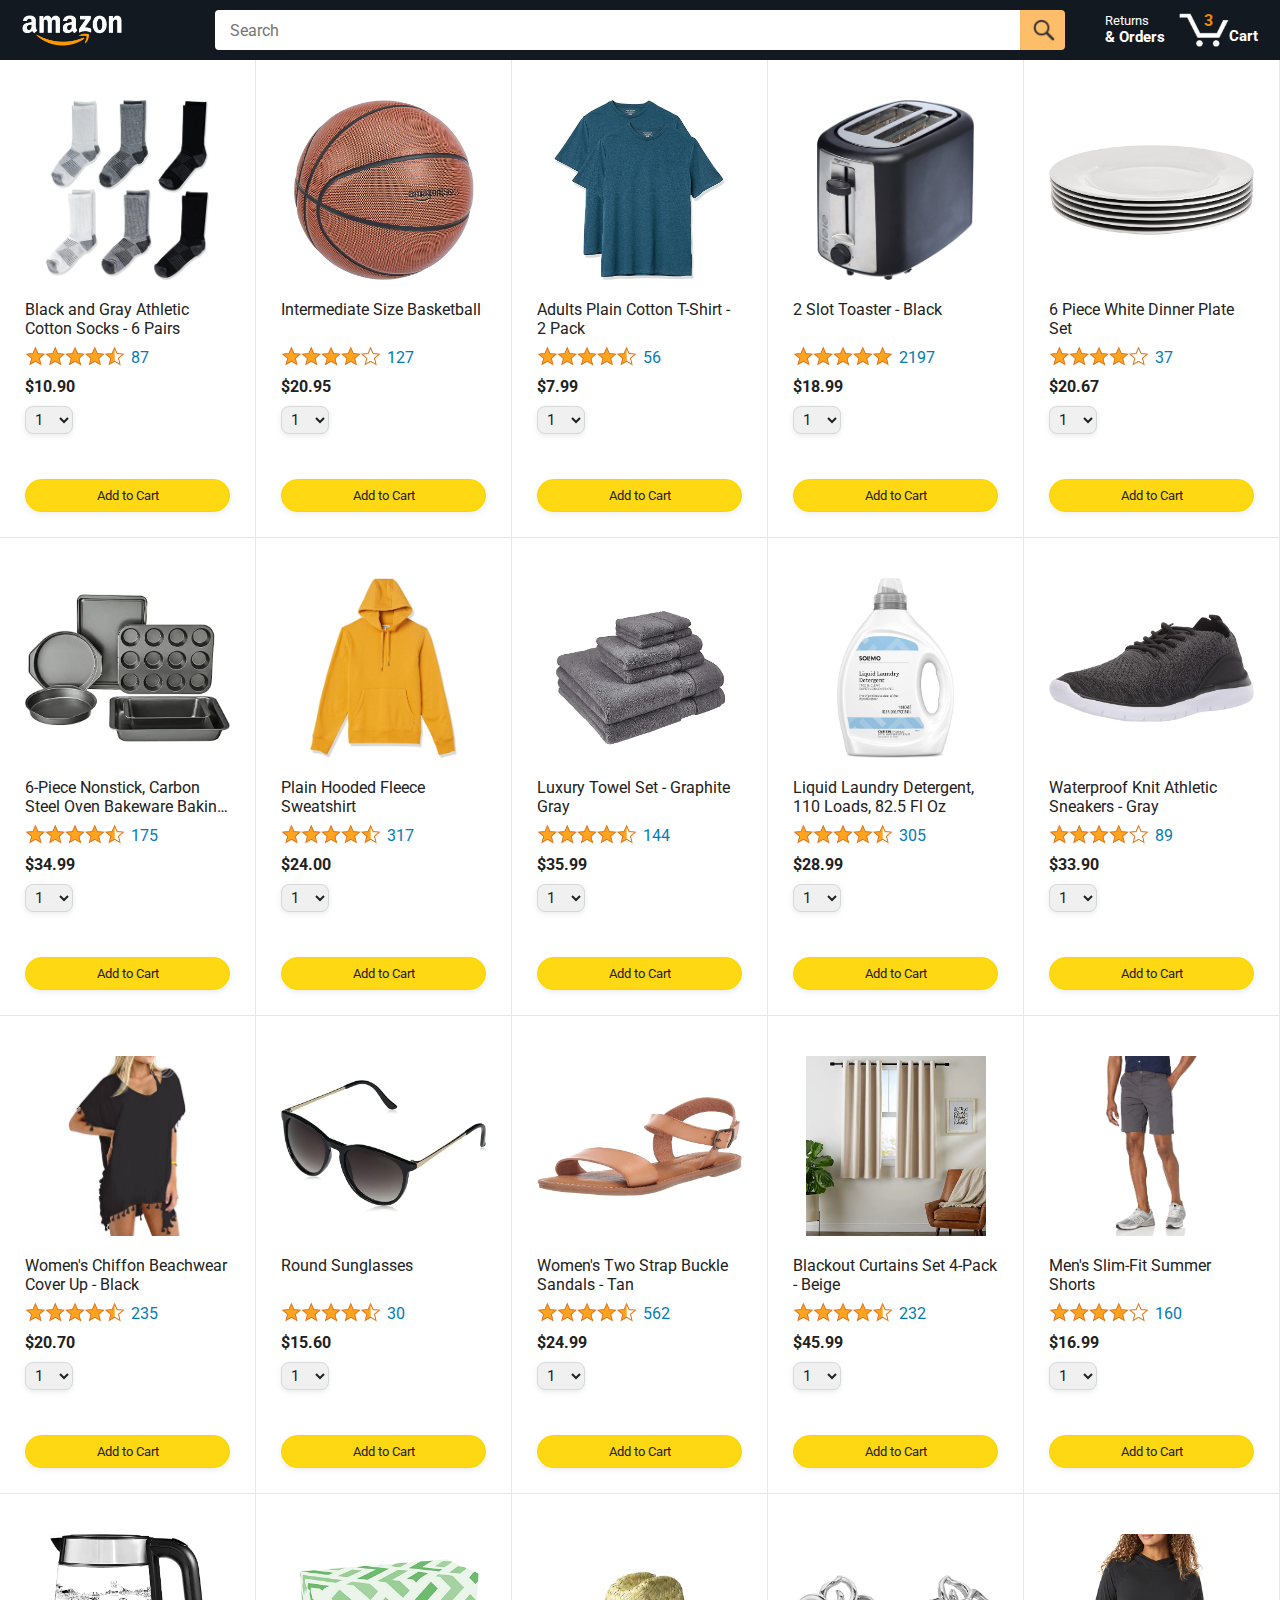
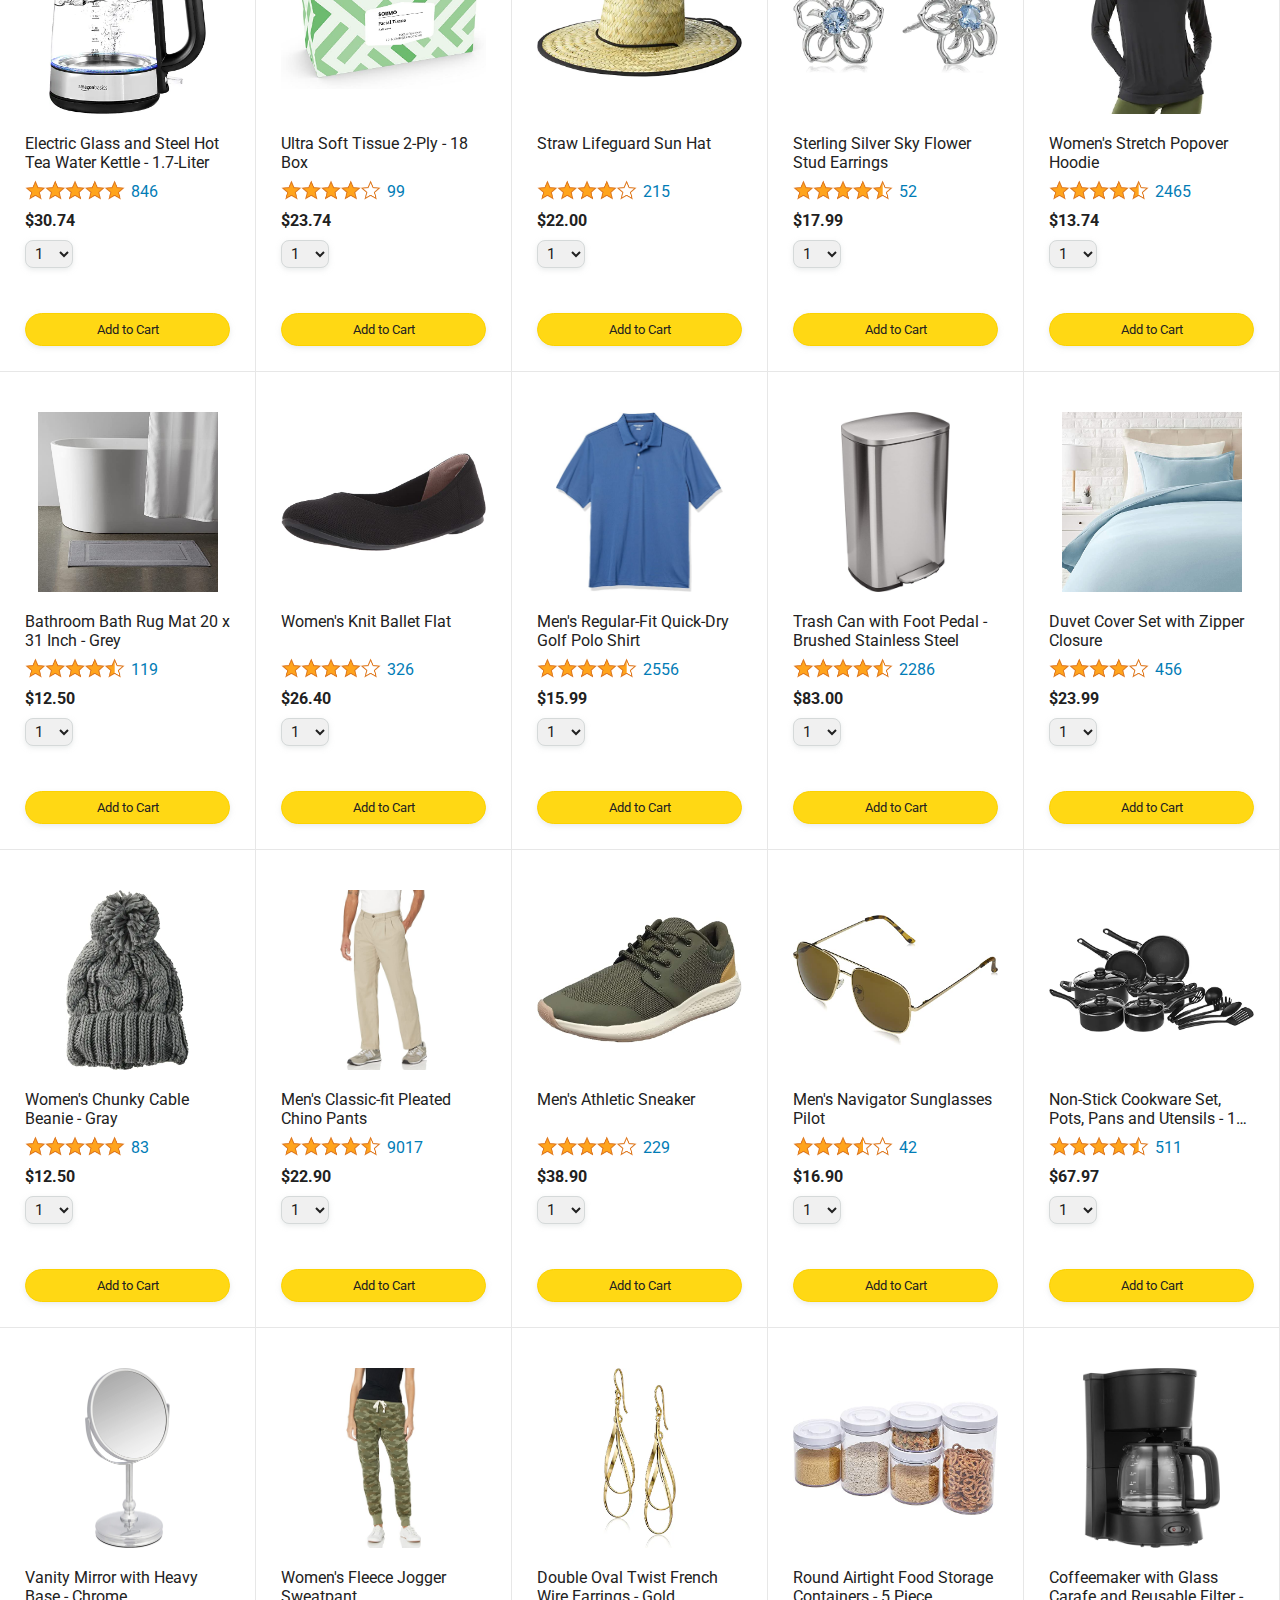
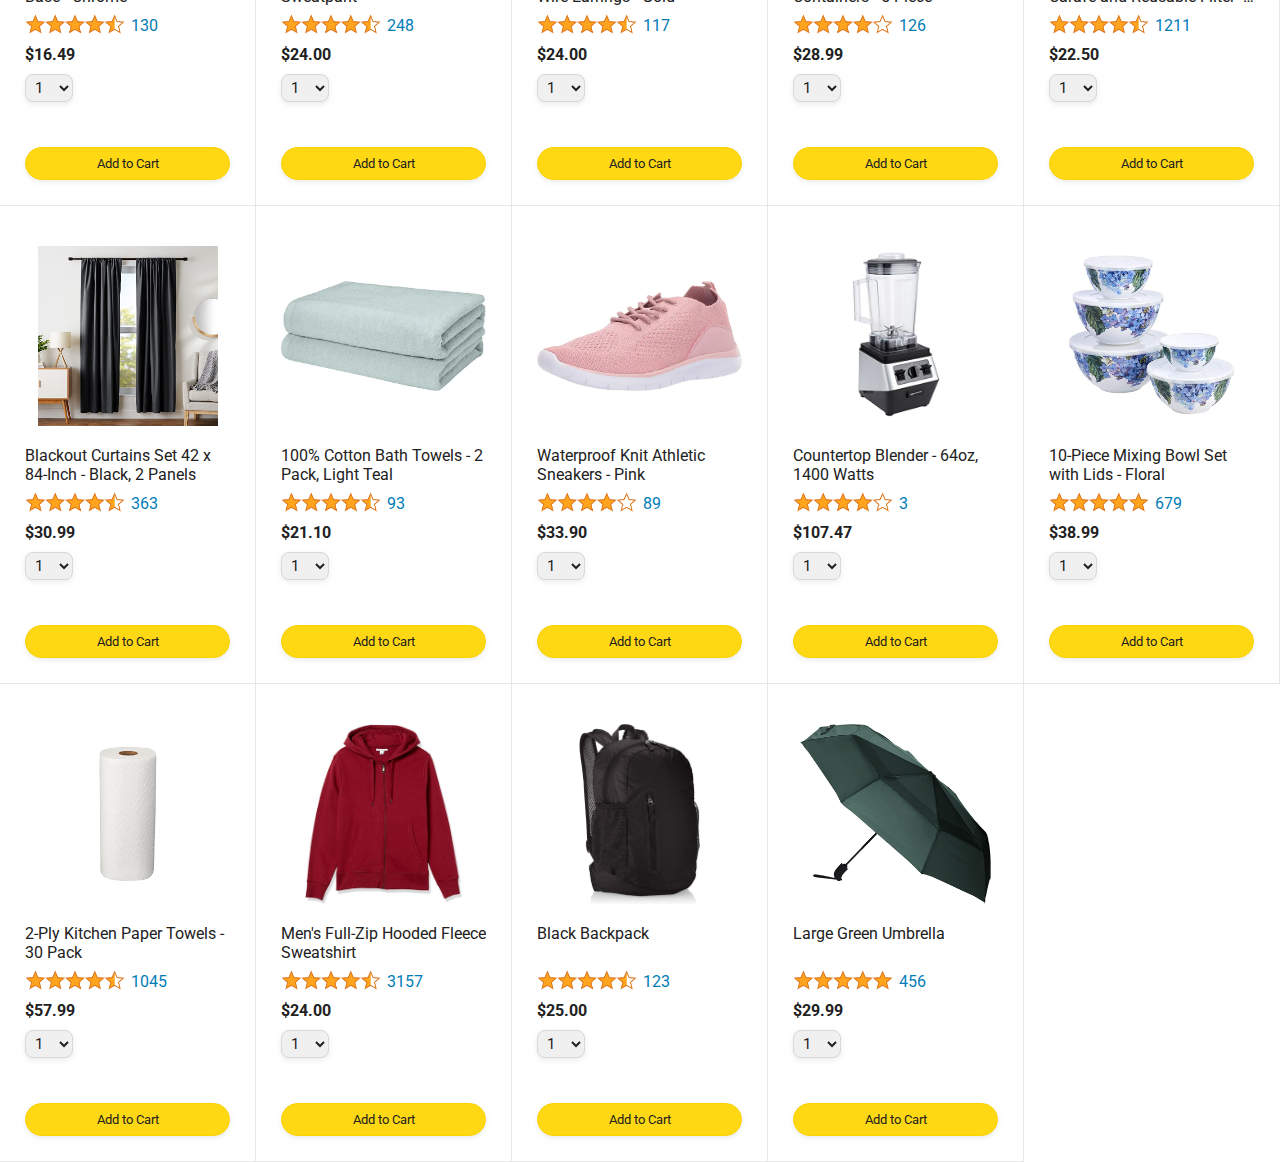
<file: index.html>
<!DOCTYPE html>
<html>
  <head>
    <title>Amazon Project</title>

    <meta name="viewport" content="width=device-width, initial-scale=1" />

    <link rel="preconnect" href="https://fonts.googleapis.com" />
    <link rel="preconnect" href="https://fonts.gstatic.com" crossorigin />
    <link
      href="https://fonts.googleapis.com/css2?family=Roboto:wght@400;500;700&display=swap"
      rel="stylesheet"
    />

    <link rel="stylesheet" href="styles/shared/general.css" />
    <link rel="stylesheet" href="styles/shared/amazon-header.css" />
    <link rel="stylesheet" href="styles/pages/amazon.css" />
  </head>
  <body>
    <div class="amazon-header">
      <div class="amazon-header-left-section">
        <a href="amazon.html" class="header-link">
          <img class="amazon-logo" src="images/amazon-logo-white.png" />
          <img
            class="amazon-mobile-logo"
            src="images/amazon-mobile-logo-white.png"
          />
        </a>
      </div>

      <div class="amazon-header-middle-section">
        <input class="search-bar" type="text" placeholder="Search" />

        <button class="search-button">
          <img class="search-icon" src="images/icons/search-icon.png" />
        </button>
      </div>

      <div class="amazon-header-right-section">
        <a class="orders-link header-link" href="orders.html">
          <span class="returns-text">Returns</span>
          <span class="orders-text">& Orders</span>
        </a>

        <a class="cart-link header-link" href="checkout.html">
          <img class="cart-icon" src="images/icons/cart-icon.png" />
          <div class="cart-quantity js-cart-quantity"></div>
          <div class="cart-text">Cart</div>
        </a>
      </div>
    </div>

    <div class="main">
      <div class="products-grid js-products-grid"></div>
    </div>

    <script src="scripts/amazon.js" type="module"></script>
  </body>
</html>
</file>
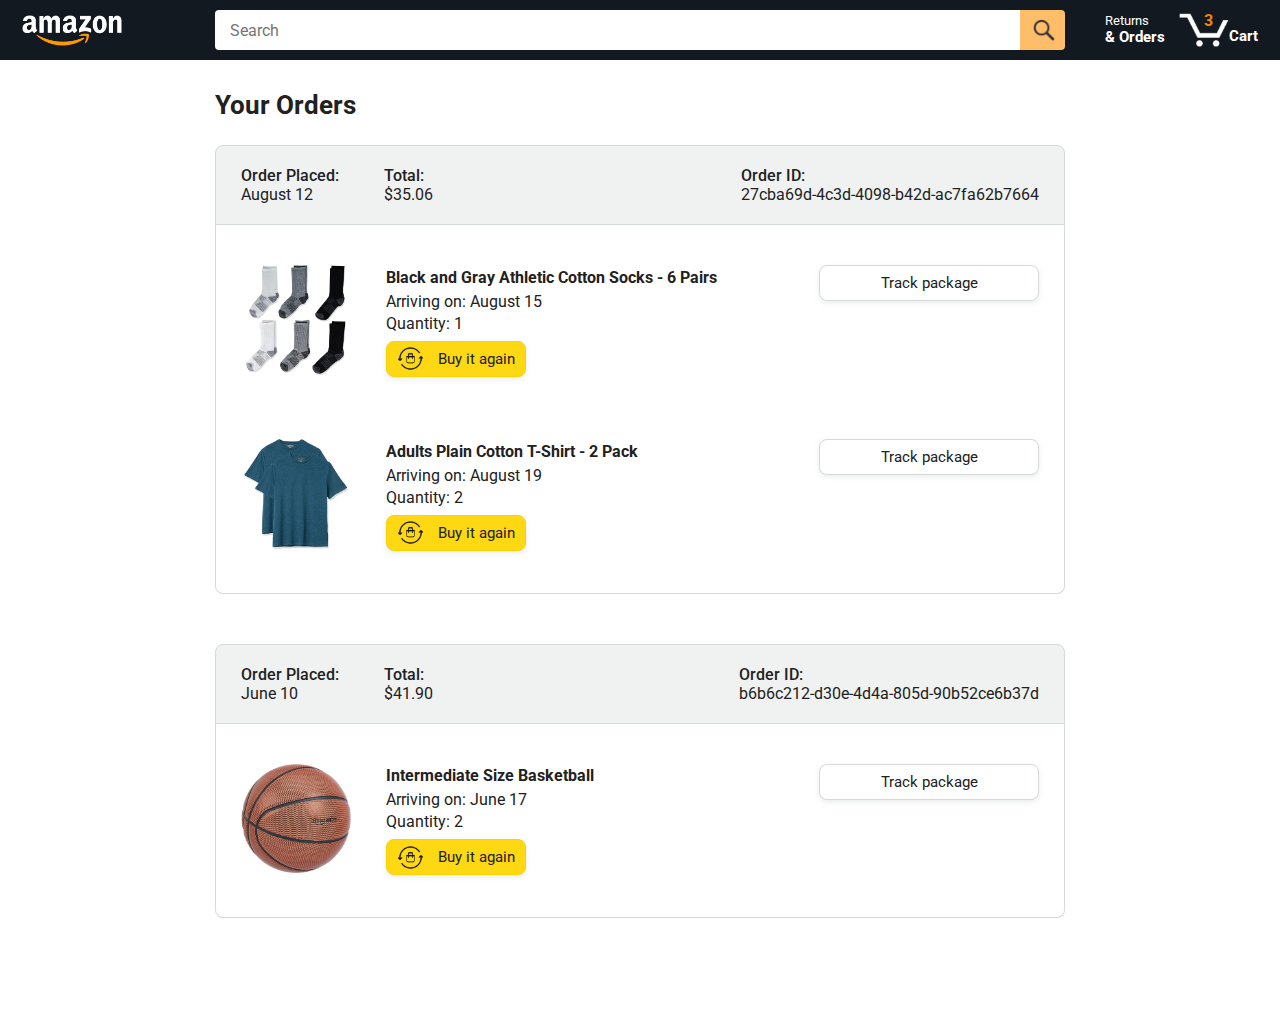
<file: orders.html>
<!DOCTYPE html>
<html>
  <head>
    <title>Orders</title>

    <!-- This code is needed for responsive design to work.
      (Responsive design = make the website look good on
      smaller screen sizes like a phone or a tablet). -->
    <meta name="viewport" content="width=device-width, initial-scale=1">

    <!-- Load a font called Roboto from Google Fonts. -->
    <link rel="preconnect" href="https://fonts.googleapis.com">
    <link rel="preconnect" href="https://fonts.gstatic.com" crossorigin>
    <link href="https://fonts.googleapis.com/css2?family=Roboto:wght@400;500;700&display=swap" rel="stylesheet">

    <!-- Here are the CSS files for this page. -->
    <link rel="stylesheet" href="styles/shared/general.css">
    <link rel="stylesheet" href="styles/shared/amazon-header.css">
    <link rel="stylesheet" href="styles/pages/orders.css">
  </head>
  <body>
    <div class="amazon-header">
      <div class="amazon-header-left-section">
        <a href="amazon.html" class="header-link">
          <img class="amazon-logo"
            src="images/amazon-logo-white.png">
          <img class="amazon-mobile-logo"
            src="images/amazon-mobile-logo-white.png">
        </a>
      </div>

      <div class="amazon-header-middle-section">
        <input class="search-bar" type="text" placeholder="Search">

        <button class="search-button">
          <img class="search-icon" src="images/icons/search-icon.png">
        </button>
      </div>

      <div class="amazon-header-right-section">
        <a class="orders-link header-link" href="orders.html">
          <span class="returns-text">Returns</span>
          <span class="orders-text">& Orders</span>
        </a>

        <a class="cart-link header-link" href="checkout.html">
          <img class="cart-icon" src="images/icons/cart-icon.png">
          <div class="cart-quantity">3</div>
          <div class="cart-text">Cart</div>
        </a>
      </div>
    </div>

    <div class="main">
      <div class="page-title">Your Orders</div>

      <div class="orders-grid">
        <div class="order-container">
          
          <div class="order-header">
            <div class="order-header-left-section">
              <div class="order-date">
                <div class="order-header-label">Order Placed:</div>
                <div>August 12</div>
              </div>
              <div class="order-total">
                <div class="order-header-label">Total:</div>
                <div>$35.06</div>
              </div>
            </div>

            <div class="order-header-right-section">
              <div class="order-header-label">Order ID:</div>
              <div>27cba69d-4c3d-4098-b42d-ac7fa62b7664</div>
            </div>
          </div>

          <div class="order-details-grid">
            <div class="product-image-container">
              <img src="images/products/athletic-cotton-socks-6-pairs.jpg">
            </div>

            <div class="product-details">
              <div class="product-name">
                Black and Gray Athletic Cotton Socks - 6 Pairs
              </div>
              <div class="product-delivery-date">
                Arriving on: August 15
              </div>
              <div class="product-quantity">
                Quantity: 1
              </div>
              <button class="buy-again-button button-primary">
                <img class="buy-again-icon" src="images/icons/buy-again.png">
                <span class="buy-again-message">Buy it again</span>
              </button>
            </div>

            <div class="product-actions">
              <a href="tracking.html">
                <button class="track-package-button button-secondary">
                  Track package
                </button>
              </a>
            </div>

            <div class="product-image-container">
              <img src="images/products/adults-plain-cotton-tshirt-2-pack-teal.jpg">
            </div>

            <div class="product-details">
              <div class="product-name">
                Adults Plain Cotton T-Shirt - 2 Pack
              </div>
              <div class="product-delivery-date">
                Arriving on: August 19
              </div>
              <div class="product-quantity">
                Quantity: 2
              </div>
              <button class="buy-again-button button-primary">
                <img class="buy-again-icon" src="images/icons/buy-again.png">
                <span class="buy-again-message">Buy it again</span>
              </button>
            </div>

            <div class="product-actions">
              <a href="tracking.html">
                <button class="track-package-button button-secondary">
                  Track package
                </button>
              </a>
            </div>
          </div>
        </div>

        <div class="order-container">

          <div class="order-header">
            <div class="order-header-left-section">
              <div class="order-date">
                <div class="order-header-label">Order Placed:</div>
                <div>June 10</div>
              </div>
              <div class="order-total">
                <div class="order-header-label">Total:</div>
                <div>$41.90</div>
              </div>
            </div>

            <div class="order-header-right-section">
              <div class="order-header-label">Order ID:</div>
              <div>b6b6c212-d30e-4d4a-805d-90b52ce6b37d</div>
            </div>
          </div>

          <div class="order-details-grid">
            <div class="product-image-container">
              <img src="images/products/intermediate-composite-basketball.jpg">
            </div>

            <div class="product-details">
              <div class="product-name">
                Intermediate Size Basketball
              </div>
              <div class="product-delivery-date">
                Arriving on: June 17
              </div>
              <div class="product-quantity">
                Quantity: 2
              </div>
              <button class="buy-again-button button-primary">
                <img class="buy-again-icon" src="images/icons/buy-again.png">
                <span class="buy-again-message">Buy it again</span>
              </button>
            </div>

            <div class="product-actions">
              <a href="tracking.html">
                <button class="track-package-button button-secondary">
                  Track package
                </button>
              </a>
            </div>
          </div>
        </div>
      </div>
    </div>
  </body>
</html>
</file>
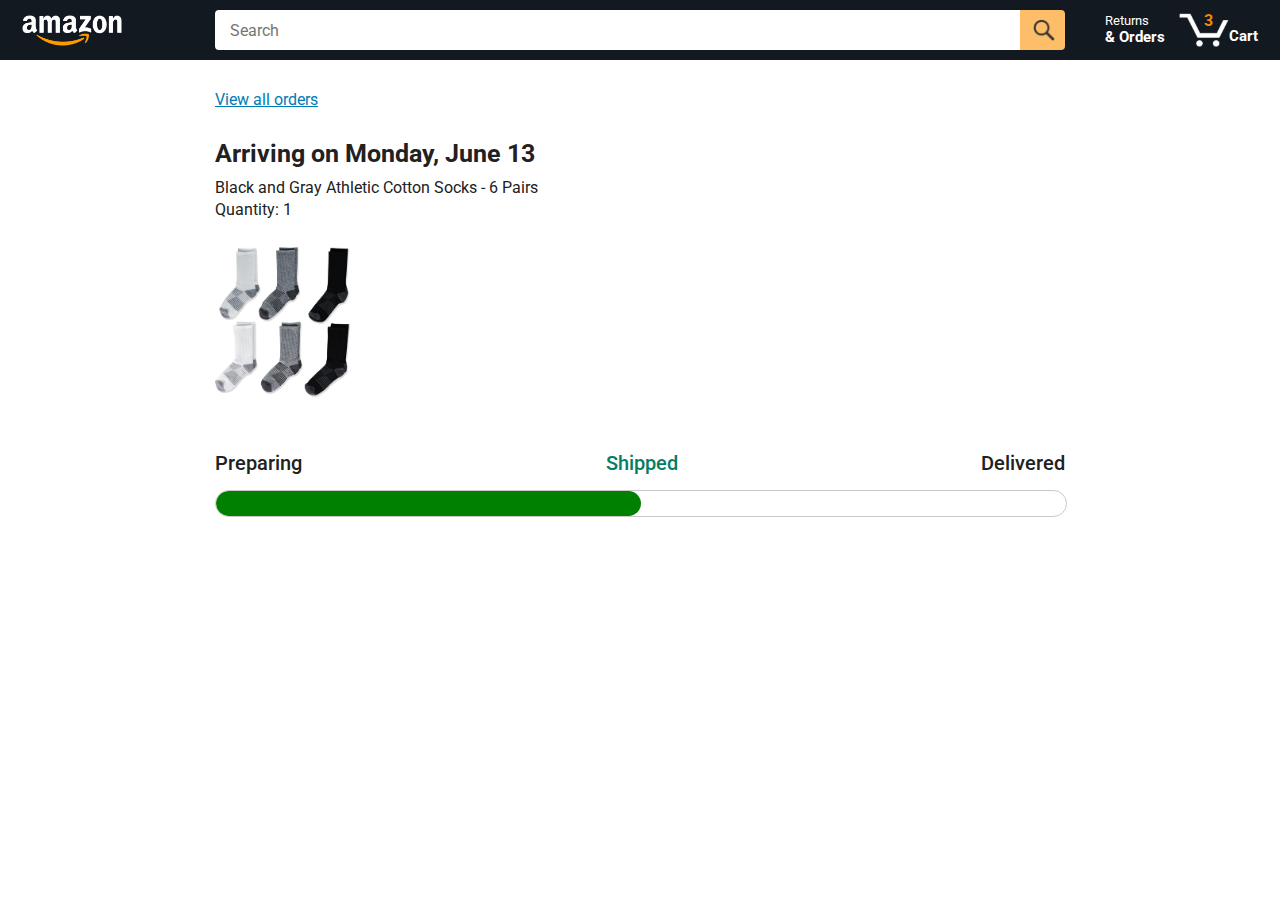
<file: tracking.html>
<!DOCTYPE html>
<html>
  <head>
    <title>Tracking</title>

    <!-- This code is needed for responsive design to work.
      (Responsive design = make the website look good on
      smaller screen sizes like a phone or a tablet). -->
    <meta name="viewport" content="width=device-width, initial-scale=1">

    <!-- Load a font called Roboto from Google Fonts. -->
    <link rel="preconnect" href="https://fonts.googleapis.com">
    <link rel="preconnect" href="https://fonts.gstatic.com" crossorigin>
    <link href="https://fonts.googleapis.com/css2?family=Roboto:wght@400;500;700&display=swap" rel="stylesheet">

    <!-- Here are the CSS files for this page. -->
    <link rel="stylesheet" href="styles/shared/general.css">
    <link rel="stylesheet" href="styles/shared/amazon-header.css">
    <link rel="stylesheet" href="styles/pages/tracking.css">
  </head>
  <body>
    <div class="amazon-header">
      <div class="amazon-header-left-section">
        <a href="amazon.html" class="header-link">
          <img class="amazon-logo"
            src="images/amazon-logo-white.png">
          <img class="amazon-mobile-logo"
            src="images/amazon-mobile-logo-white.png">
        </a>
      </div>

      <div class="amazon-header-middle-section">
        <input class="search-bar" type="text" placeholder="Search">

        <button class="search-button">
          <img class="search-icon" src="images/icons/search-icon.png">
        </button>
      </div>

      <div class="amazon-header-right-section">
        <a class="orders-link header-link" href="orders.html">
          <span class="returns-text">Returns</span>
          <span class="orders-text">& Orders</span>
        </a>

        <a class="cart-link header-link" href="checkout.html">
          <img class="cart-icon" src="images/icons/cart-icon.png">
          <div class="cart-quantity">3</div>
          <div class="cart-text">Cart</div>
        </a>
      </div>
    </div>

    <div class="main">
      <div class="order-tracking">
        <a class="back-to-orders-link link-primary" href="orders.html">
          View all orders
        </a>

        <div class="delivery-date">
          Arriving on Monday, June 13
        </div>

        <div class="product-info">
          Black and Gray Athletic Cotton Socks - 6 Pairs
        </div>

        <div class="product-info">
          Quantity: 1
        </div>

        <img class="product-image" src="images/products/athletic-cotton-socks-6-pairs.jpg">

        <div class="progress-labels-container">
          <div class="progress-label">
            Preparing
          </div>
          <div class="progress-label current-status">
            Shipped
          </div>
          <div class="progress-label">
            Delivered
          </div>
        </div>

        <div class="progress-bar-container">
          <div class="progress-bar"></div>
        </div>
      </div>
    </div>
  </body>
</html>
</file>
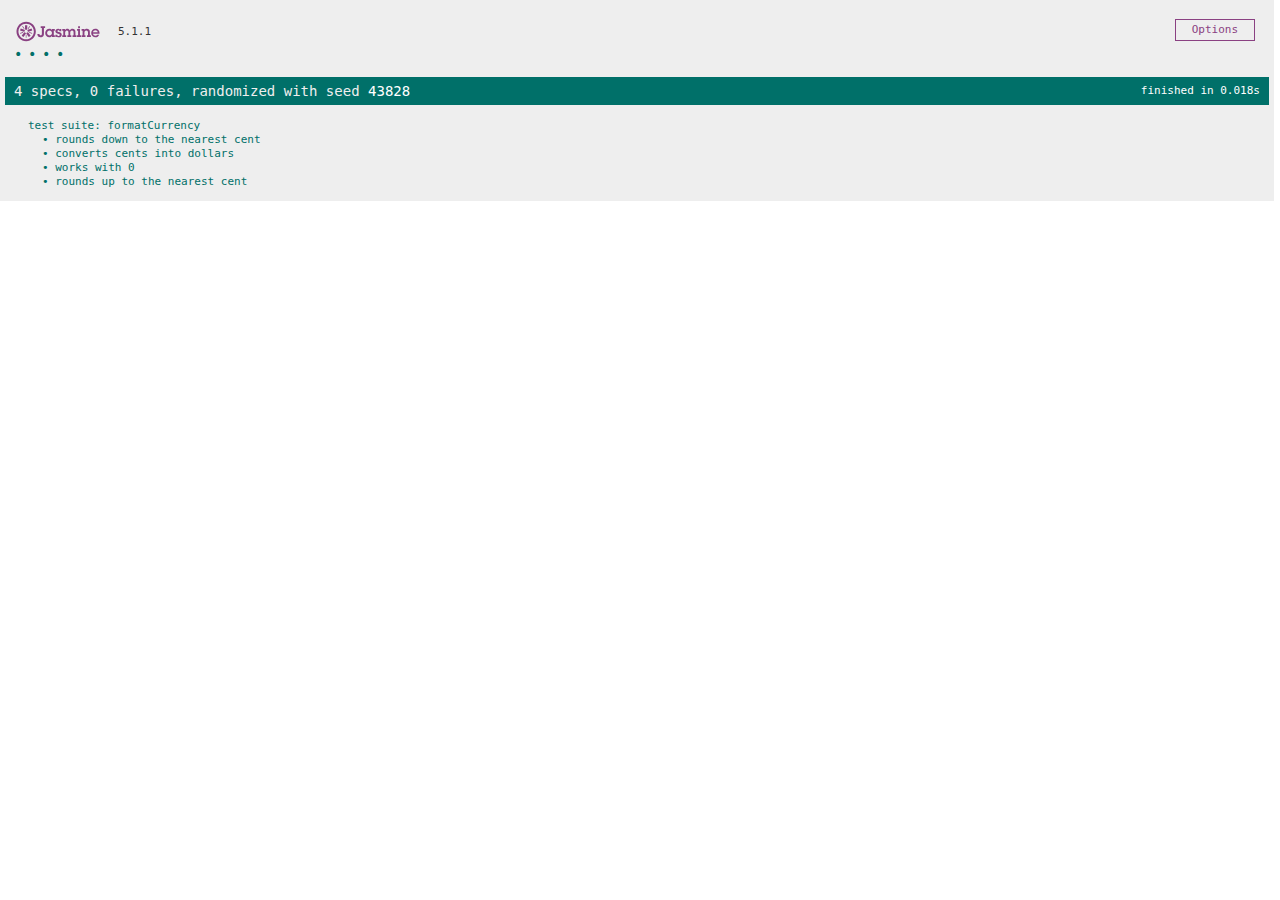
<file: tests-jasmine/tests.html>
<!DOCTYPE html>
<html>
  <head>
    <meta charset="utf-8" />
    <title>Jasmine Spec Runner v5.1.1</title>

    <link
      rel="shortcut icon"
      type="image/png"
      href="lib/jasmine-5.1.1/jasmine_favicon.png"
    />
    <link rel="stylesheet" href="lib/jasmine-5.1.1/jasmine.css" />

    <script src="lib/jasmine-5.1.1/jasmine.js"></script>
    <script src="lib/jasmine-5.1.1/jasmine-html.js"></script>
    <script src="lib/jasmine-5.1.1/boot0.js"></script>
    <!-- optional: include a file here that configures the Jasmine env -->
    <script src="lib/jasmine-5.1.1/boot1.js"></script>
    <script src="moneyTest.js" type="module"></script>
  </head>

  <body></body>
</html>
</file>
<file: styles/shared/general.css>
body {
  font-family: Roboto, Arial;
  color: rgb(33, 33, 33);
  margin: 0;
}

p {
  margin: 0;
}

button {
  cursor: pointer;
}

select {
  cursor: pointer;
}

input,
select,
button {
  font-family: Roboto, Arial;
}

.button-primary {
  color: rgb(33, 33, 33);
  background-color: rgb(255, 216, 20);
  border: 1px solid rgb(252, 210, 0);
  border-radius: 8px;
  cursor: pointer;
  box-shadow: 0 2px 5px rgba(213, 217, 217, 0.5);
}

.button-primary:hover {
  background-color: rgb(247, 202, 0);
  border: 1px solid rgb(242, 194, 0);
}

.button-primary:active {
  background: rgb(255, 216, 20);
  border-color: rgb(252, 210, 0);
  box-shadow: none;
}

.button-secondary {
  color: rgb(33, 33, 33);
  background: white;
  border: 1px solid rgb(213, 217, 217);
  border-radius: 8px;
  cursor: pointer;
  box-shadow: 0 2px 5px rgba(213, 217, 217, 0.5);
}

.button-secondary:hover {
  background-color: rgb(247, 250, 250);
}

.button-secondary:active {
  background-color: rgb(237, 253, 255);
  box-shadow: none;
}

/* These styles will limit text to 2 lines. Anything
   beyond 2 lines will be replaced with "..."
   You can find this code by using an A.I. tool or by
   searching in Google.
   https://css-tricks.com/almanac/properties/l/line-clamp/ */
.limit-text-to-2-lines {
  display: -webkit-box;
  -webkit-line-clamp: 2;
  -webkit-box-orient: vertical;
  overflow: hidden;
}

.link-primary {
  color: rgb(1, 124, 182);
  cursor: pointer;
}

.link-primary:hover {
  color: rgb(196, 80, 0);
}

/* Styles for dropdown selectors. */
select {
  color: rgb(33, 33, 33);
  background-color: rgb(240, 240, 240);
  border: 1px solid rgb(213, 217, 217);
  border-radius: 8px;
  padding: 3px 5px;
  font-size: 15px;
  cursor: pointer;
  box-shadow: 0 2px 5px rgba(213, 217, 217, 0.5);
}

select:focus,
input:focus {
  outline: 2px solid rgb(255, 153, 0);
}
</file>
<file: styles/shared/amazon-header.css>
.amazon-header {
  background-color: rgb(19, 25, 33);
  color: white;
  padding-left: 15px;
  padding-right: 15px;

  display: flex;
  align-items: center;
  justify-content: space-between;

  position: fixed;
  top: 0;
  left: 0;
  right: 0;
  height: 60px;
}

.amazon-header-left-section {
  width: 180px;
}

@media (max-width: 800px) {
  .amazon-header-left-section {
    width: unset;
  }
}

.header-link {
  display: inline-block;
  padding: 6px;
  border-radius: 2px;
  cursor: pointer;
  text-decoration: none;
  border: 1px solid rgba(0, 0, 0, 0);
}

.header-link:hover {
  border: 1px solid white;
}

.amazon-logo {
  width: 100px;
  margin-top: 5px;
}

.amazon-mobile-logo {
  display: none;
}

@media (max-width: 575px) {
  .amazon-logo {
    display: none;
  }

  .amazon-mobile-logo {
    display: block;
    height: 35px;
    margin-top: 5px;
  }
}

.amazon-header-middle-section {
  flex: 1;
  max-width: 850px;
  margin-left: 10px;
  margin-right: 10px;
  display: flex;
}

.search-bar {
  flex: 1;
  width: 0;
  font-size: 16px;
  height: 38px;
  padding-left: 15px;
  border: none;
  border-top-left-radius: 4px;
  border-bottom-left-radius: 4px;
  border-top-right-radius: 0;
  border-bottom-right-radius: 0;
}

.search-button {
  background-color: rgb(254, 189, 105);
  border: none;
  width: 45px;
  height: 40px;
  border-top-right-radius: 4px;
  border-bottom-right-radius: 4px;
  flex-shrink: 0;
}

.search-icon {
  height: 22px;
  margin-left: 2px;
  margin-top: 3px;
}

.amazon-header-right-section {
  width: 180px;
  flex-shrink: 0;
  display: flex;
  justify-content: end;
}

.orders-link {
  color: white;
}

.returns-text {
  display: block;
  font-size: 13px;
}

.orders-text {
  display: block;
  font-size: 15px;
  font-weight: 700;
}

.cart-link {
  color: white;
  display: flex;
  align-items: center;
  position: relative;
}

.cart-icon {
  width: 50px;
}

.cart-text {
  margin-top: 12px;
  font-size: 15px;
  font-weight: 700;
}

.cart-quantity {
  color: rgb(240, 136, 4);
  font-size: 16px;
  font-weight: 700;

  position: absolute;
  top: 4px;
  left: 22px;
  
  width: 26px;
  text-align: center;
}
</file>
<file: styles/pages/amazon.css>
.main {
  margin-top: 60px;
}

.products-grid {
  display: grid;

  /* - In CSS Grid, 1fr means a column will take up the
       remaining space in the grid.
     - If we write 1fr 1fr ... 1fr; 8 times, this will
       divide the grid into 8 columns, each taking up an
       equal amount of the space.
     - repeat(8, 1fr); is a shortcut for repeating "1fr"
       8 times (instead of typing out "1fr" 8 times).
       repeat(...) is a special property that works with
       display: grid; */
  grid-template-columns: repeat(8, 1fr);
}

/* @media is used to create responsive design (making the
   website look good on any screen size). This @media
   means when the screen width is 2000px or less, we
   will divide the grid into 7 columns instead of 8. */
@media (max-width: 2000px) {
  .products-grid {
    grid-template-columns: repeat(7, 1fr);
  }
}

/* This @media means when the screen width is 1600px or
   less, we will divide the grid into 6 columns. */
@media (max-width: 1600px) {
  .products-grid {
    grid-template-columns: repeat(6, 1fr);
  }
}

@media (max-width: 1300px) {
  .products-grid {
    grid-template-columns: repeat(5, 1fr);
  }
}

@media (max-width: 1000px) {
  .products-grid {
    grid-template-columns: repeat(4, 1fr);
  }
}

@media (max-width: 800px) {
  .products-grid {
    grid-template-columns: repeat(3, 1fr);
  }
}

@media (max-width: 575px) {
  .products-grid {
    grid-template-columns: repeat(2, 1fr);
  }
}

@media (max-width: 450px) {
  .products-grid {
    grid-template-columns: 1fr;
  }
}

.product-container {
  padding-top: 40px;
  padding-bottom: 25px;
  padding-left: 25px;
  padding-right: 25px;

  border-right: 1px solid rgb(231, 231, 231);
  border-bottom: 1px solid rgb(231, 231, 231);

  display: flex;
  flex-direction: column;
}

.product-image-container {
  display: flex;
  justify-content: center;
  align-items: center;

  height: 180px;
  margin-bottom: 20px;
}

.product-image {
  /* Images will overflow their container by default. To
    prevent this, we set max-width and max-height to 100%
    so they stay inside their container. */
  max-width: 100%;
  max-height: 100%;
}

.product-name {
  height: 40px;
  margin-bottom: 5px;
}

.product-rating-container {
  display: flex;
  align-items: center;
  margin-bottom: 10px;
}

.product-rating-stars {
  width: 100px;
  margin-right: 6px;
}

.product-rating-count {
  color: rgb(1, 124, 182);
  cursor: pointer;
  margin-top: 3px;
}

.product-price {
  font-weight: 700;
  margin-bottom: 10px;
}

.product-quantity-container {
  margin-bottom: 17px;
}

.product-spacer {
  flex: 1;
}

.added-to-cart {
  color: rgb(6, 125, 98);
  font-size: 16px;

  display: flex;
  align-items: center;
  margin-bottom: 8px;

  /* At first, the "Added to cart" message will
     be invisible. Use JavaScript to change the
     opacity and make it visible. */
  opacity: 0;
}

.added-to-cart img {
  height: 20px;
  margin-right: 5px;
}

.add-to-cart-button {
  width: 100%;
  padding: 8px;
  border-radius: 50px;
}

.added-to-cart-visible {
  opacity: 1;
}
</file>
<file: styles/pages/orders.css>
.main {
  max-width: 850px;
  margin-top: 90px;
  margin-bottom: 100px;
  padding-left: 20px;
  padding-right: 20px;

  /* margin-left: auto;
     margin-right auto;
     Is a trick for centering an element horizontally
     without needing a container. */
  margin-left: auto;
  margin-right: auto;
}

.page-title {
  font-weight: 700;
  font-size: 26px;
  margin-bottom: 25px;
}

.orders-grid {
  display: grid;
  grid-template-columns: 1fr;
  row-gap: 50px;
}

.order-header {
  background-color: rgb(240, 242, 242);
  border: 1px solid rgb(213, 217, 217);

  display: flex;
  align-items: center;
  justify-content: space-between;

  padding: 20px 25px;
  border-top-left-radius: 8px;
  border-top-right-radius: 8px;
}

.order-header-left-section {
  display: flex;
  flex-shrink: 0;
}

.order-header-label {
  font-weight: 500;
}

.order-date,
.order-total {
  margin-right: 45px;
}

.order-header-right-section {
  flex-shrink: 1;
}

@media (max-width: 575px) {
  .order-header {
    flex-direction: column;
    align-items: start;
    line-height: 23px;
    padding: 15px;
  }

  .order-header-left-section {
    flex-direction: column;
  }

  .order-header-label {
    margin-right: 5px;
  }

  .order-date,
  .order-total {
    display: grid;
    grid-template-columns: auto 1fr;
    margin-right: 0;
  }

  .order-header-right-section {
    display: grid;
    grid-template-columns: auto 1fr;
  }
}

.order-details-grid {
  padding: 40px 25px;
  border: 1px solid rgb(213, 217, 217);
  border-top: none;
  border-bottom-left-radius: 8px;
  border-bottom-right-radius: 8px;

  display: grid;
  grid-template-columns: 110px 1fr 220px;
  column-gap: 35px;
  row-gap: 60px;
  align-items: center;
}

@media (max-width: 800px) {
  .order-details-grid {
    grid-template-columns: 110px 1fr;
    row-gap: 0;
    padding-bottom: 8px;
  }
}

@media (max-width: 450px) {
  .order-details-grid {
    grid-template-columns: 1fr;
  }
}

.product-image-container {
  text-align: center;
}

.product-image-container img {
  max-width: 110px;
  max-height: 110px;
}

.product-name {
  font-weight: 700;
  margin-bottom: 5px;
}

.product-delivery-date {
  margin-bottom: 3px;
}

.product-quantity {
  margin-bottom: 8px;
}

.buy-again-button {
  font-size: 15px;
  width: 140px;
  height: 36px;
  border-radius: 8px;

  display: flex;
  align-items: center;
  justify-content: center;
}

.buy-again-icon {
  width: 25px;
  margin-right: 15px;
}

.product-actions {
  align-self: start;
}

.track-package-button {
  width: 100%;
  font-size: 15px;
  padding: 8px;
}

@media (max-width: 800px) {
  .buy-again-button {
    margin-bottom: 10px;
  }

  .product-actions {
    /* grid-column: 2 means this element will be placed
       in column 2 in the grid. (Normally, the column that
       an element is placed in is determined by the order
       of the elements in the HTML. grid-column overrides
       this default ordering). */
    grid-column: 2;
    margin-bottom: 30px;
  }

  .track-package-button {
    width: 140px;
  }
}

@media (max-width: 450px) {
  .product-image-container {
    text-align: center;
    margin-bottom: 25px;
  }

  .product-image-container img {
    max-width: 150px;
    max-height: 150px;
  }

  .product-name {
    margin-bottom: 10px;
  }

  .product-quantity {
    margin-bottom: 15px;
  }

  .buy-again-button {
    width: 100%;
    margin-bottom: 15px;
  }

  .product-actions {
    /* grid-column: auto; undos grid-column: 2; from above.
       This element will now be placed in its normal column
       in the grid. */
    grid-column: auto;
    margin-bottom: 70px;
  }

  .track-package-button {
    width: 100%;
    padding: 12px;
  }
}
</file>
<file: styles/pages/tracking.css>
.main {
  max-width: 850px;
  margin-top: 90px;
  margin-bottom: 100px;
  padding-left: 30px;
  padding-right: 30px;

  /* margin-left: auto;
     margin-right auto;
     Is a trick for centering an element horizontally
     without needing a container. */
  margin-left: auto;
  margin-right: auto;
}

.back-to-orders-link {
  display: inline-block;
  margin-bottom: 30px;
}

.delivery-date {
  font-size: 25px;
  font-weight: 700;
  margin-bottom: 10px;
}

.product-info {
  margin-bottom: 3px;
}

.product-image {
  max-width: 150px;
  max-height: 150px;
  margin-top: 25px;
  margin-bottom: 50px;
}

.progress-labels-container {
  display: flex;
  justify-content: space-between;
  font-size: 20px;
  font-weight: 500;
  margin-bottom: 15px;
}

.current-status {
  color: rgb(6, 125, 98);
}

@media (max-width: 575px) {
  .progress-labels-container {
    font-size: 16px;
  }
}

@media (max-width: 450px) {
  .progress-labels-container {
    flex-direction: column;
    margin-bottom: 5px;
  }

  .progress-label {
    margin-bottom: 3px;
  }
}

.progress-bar-container {
  height: 25px;
  width: 100%;

  border: 1px solid rgb(200, 200, 200);
  border-radius: 50px;
  overflow: hidden;
}

.progress-bar {
  height: 100%;
  background-color: green;
  border-radius: 50px;
  width: 50%;
}
</file>
<file: tests-jasmine/lib/jasmine-5.1.1/jasmine.css>
@charset "UTF-8";
body {
  overflow-y: scroll;
}

.jasmine_html-reporter {
  width: 100%;
  background-color: #eee;
  padding: 5px;
  margin: -8px;
  font-size: 11px;
  font-family: Monaco, "Lucida Console", monospace;
  line-height: 14px;
  color: #333;
}
.jasmine_html-reporter a {
  text-decoration: none;
}
.jasmine_html-reporter a:hover {
  text-decoration: underline;
}
.jasmine_html-reporter p, .jasmine_html-reporter h1, .jasmine_html-reporter h2, .jasmine_html-reporter h3, .jasmine_html-reporter h4, .jasmine_html-reporter h5, .jasmine_html-reporter h6 {
  margin: 0;
  line-height: 14px;
}
.jasmine_html-reporter .jasmine-banner,
.jasmine_html-reporter .jasmine-symbol-summary,
.jasmine_html-reporter .jasmine-summary,
.jasmine_html-reporter .jasmine-result-message,
.jasmine_html-reporter .jasmine-spec .jasmine-description,
.jasmine_html-reporter .jasmine-spec-detail .jasmine-description,
.jasmine_html-reporter .jasmine-alert .jasmine-bar,
.jasmine_html-reporter .jasmine-stack-trace {
  padding-left: 9px;
  padding-right: 9px;
}
.jasmine_html-reporter .jasmine-banner {
  position: relative;
}
.jasmine_html-reporter .jasmine-banner .jasmine-title {
  background: url("[data-uri]") no-repeat;
  background: url("[data-uri]") no-repeat, none;
  background-size: 100%;
  display: block;
  float: left;
  width: 90px;
  height: 25px;
}
.jasmine_html-reporter .jasmine-banner .jasmine-version {
  margin-left: 14px;
  position: relative;
  top: 6px;
}
.jasmine_html-reporter #jasmine_content {
  position: fixed;
  right: 100%;
}
.jasmine_html-reporter .jasmine-banner {
  margin-top: 14px;
}
.jasmine_html-reporter .jasmine-duration {
  color: #fff;
  float: right;
  line-height: 28px;
  padding-right: 9px;
}
.jasmine_html-reporter .jasmine-symbol-summary {
  overflow: hidden;
  margin: 14px 0;
}
.jasmine_html-reporter .jasmine-symbol-summary li {
  display: inline-block;
  height: 10px;
  width: 14px;
  font-size: 16px;
}
.jasmine_html-reporter .jasmine-symbol-summary li.jasmine-passed {
  font-size: 14px;
}
.jasmine_html-reporter .jasmine-symbol-summary li.jasmine-passed:before {
  color: #007069;
  content: "•";
}
.jasmine_html-reporter .jasmine-symbol-summary li.jasmine-failed {
  line-height: 9px;
}
.jasmine_html-reporter .jasmine-symbol-summary li.jasmine-failed:before {
  color: #ca3a11;
  content: "×";
  font-weight: bold;
  margin-left: -1px;
}
.jasmine_html-reporter .jasmine-symbol-summary li.jasmine-excluded {
  font-size: 14px;
}
.jasmine_html-reporter .jasmine-symbol-summary li.jasmine-excluded:before {
  color: #bababa;
  content: "•";
}
.jasmine_html-reporter .jasmine-symbol-summary li.jasmine-excluded-no-display {
  font-size: 14px;
  display: none;
}
.jasmine_html-reporter .jasmine-symbol-summary li.jasmine-pending {
  line-height: 17px;
}
.jasmine_html-reporter .jasmine-symbol-summary li.jasmine-pending:before {
  color: #ba9d37;
  content: "*";
}
.jasmine_html-reporter .jasmine-symbol-summary li.jasmine-empty {
  font-size: 14px;
}
.jasmine_html-reporter .jasmine-symbol-summary li.jasmine-empty:before {
  color: #ba9d37;
  content: "•";
}
.jasmine_html-reporter .jasmine-run-options {
  float: right;
  margin-right: 5px;
  border: 1px solid #8a4182;
  color: #8a4182;
  position: relative;
  line-height: 20px;
}
.jasmine_html-reporter .jasmine-run-options .jasmine-trigger {
  cursor: pointer;
  padding: 8px 16px;
}
.jasmine_html-reporter .jasmine-run-options .jasmine-payload {
  position: absolute;
  display: none;
  right: -1px;
  border: 1px solid #8a4182;
  background-color: #eee;
  white-space: nowrap;
  padding: 4px 8px;
}
.jasmine_html-reporter .jasmine-run-options .jasmine-payload.jasmine-open {
  display: block;
}
.jasmine_html-reporter .jasmine-bar {
  line-height: 28px;
  font-size: 14px;
  display: block;
  color: #eee;
}
.jasmine_html-reporter .jasmine-bar.jasmine-failed, .jasmine_html-reporter .jasmine-bar.jasmine-errored {
  background-color: #ca3a11;
  border-bottom: 1px solid #eee;
}
.jasmine_html-reporter .jasmine-bar.jasmine-passed {
  background-color: #007069;
}
.jasmine_html-reporter .jasmine-bar.jasmine-incomplete {
  background-color: #bababa;
}
.jasmine_html-reporter .jasmine-bar.jasmine-skipped {
  background-color: #bababa;
}
.jasmine_html-reporter .jasmine-bar.jasmine-warning {
  margin-top: 14px;
  margin-bottom: 14px;
  background-color: #ba9d37;
  color: #333;
}
.jasmine_html-reporter .jasmine-bar.jasmine-menu {
  background-color: #fff;
  color: #000;
}
.jasmine_html-reporter .jasmine-bar.jasmine-menu a {
  color: blue;
  text-decoration: underline;
}
.jasmine_html-reporter .jasmine-bar a {
  color: white;
}
.jasmine_html-reporter.jasmine-spec-list .jasmine-bar.jasmine-menu.jasmine-failure-list,
.jasmine_html-reporter.jasmine-spec-list .jasmine-results .jasmine-failures {
  display: none;
}
.jasmine_html-reporter.jasmine-failure-list .jasmine-bar.jasmine-menu.jasmine-spec-list,
.jasmine_html-reporter.jasmine-failure-list .jasmine-summary {
  display: none;
}
.jasmine_html-reporter .jasmine-results {
  margin-top: 14px;
}
.jasmine_html-reporter .jasmine-summary {
  margin-top: 14px;
}
.jasmine_html-reporter .jasmine-summary ul {
  list-style-type: none;
  margin-left: 14px;
  padding-top: 0;
  padding-left: 0;
}
.jasmine_html-reporter .jasmine-summary ul.jasmine-suite {
  margin-top: 7px;
  margin-bottom: 7px;
}
.jasmine_html-reporter .jasmine-summary li.jasmine-passed a {
  color: #007069;
}
.jasmine_html-reporter .jasmine-summary li.jasmine-failed a {
  color: #ca3a11;
}
.jasmine_html-reporter .jasmine-summary li.jasmine-empty a {
  color: #ba9d37;
}
.jasmine_html-reporter .jasmine-summary li.jasmine-pending a {
  color: #ba9d37;
}
.jasmine_html-reporter .jasmine-summary li.jasmine-excluded a {
  color: #bababa;
}
.jasmine_html-reporter .jasmine-specs li.jasmine-passed a:before {
  content: "• ";
}
.jasmine_html-reporter .jasmine-specs li.jasmine-failed a:before {
  content: "× ";
}
.jasmine_html-reporter .jasmine-specs li.jasmine-empty a:before {
  content: "* ";
}
.jasmine_html-reporter .jasmine-specs li.jasmine-pending a:before {
  content: "• ";
}
.jasmine_html-reporter .jasmine-specs li.jasmine-excluded a:before {
  content: "• ";
}
.jasmine_html-reporter .jasmine-description + .jasmine-suite {
  margin-top: 0;
}
.jasmine_html-reporter .jasmine-suite {
  margin-top: 14px;
}
.jasmine_html-reporter .jasmine-suite a {
  color: #333;
}
.jasmine_html-reporter .jasmine-failures .jasmine-spec-detail {
  margin-bottom: 28px;
}
.jasmine_html-reporter .jasmine-failures .jasmine-spec-detail .jasmine-description {
  background-color: #ca3a11;
  color: white;
}
.jasmine_html-reporter .jasmine-failures .jasmine-spec-detail .jasmine-description a {
  color: white;
}
.jasmine_html-reporter .jasmine-result-message {
  padding-top: 14px;
  color: #333;
  white-space: pre-wrap;
}
.jasmine_html-reporter .jasmine-result-message span.jasmine-result {
  display: block;
}
.jasmine_html-reporter .jasmine-stack-trace {
  margin: 5px 0 0 0;
  max-height: 224px;
  overflow: auto;
  line-height: 18px;
  color: #666;
  border: 1px solid #ddd;
  background: white;
  white-space: pre;
}
.jasmine_html-reporter .jasmine-expander a {
  display: block;
  margin-left: 14px;
  color: blue;
  text-decoration: underline;
}
.jasmine_html-reporter .jasmine-expander-contents {
  display: none;
}
.jasmine_html-reporter .jasmine-expanded {
  padding-bottom: 10px;
}
.jasmine_html-reporter .jasmine-expanded .jasmine-expander-contents {
  display: block;
  margin-left: 14px;
  padding: 5px;
}
.jasmine_html-reporter .jasmine-debug-log {
  margin: 5px 0 0 0;
  padding: 5px;
  color: #666;
  border: 1px solid #ddd;
  background: white;
}
.jasmine_html-reporter .jasmine-debug-log table {
  border-spacing: 0;
}
.jasmine_html-reporter .jasmine-debug-log table, .jasmine_html-reporter .jasmine-debug-log th, .jasmine_html-reporter .jasmine-debug-log td {
  border: 1px solid #ddd;
}
</file>
